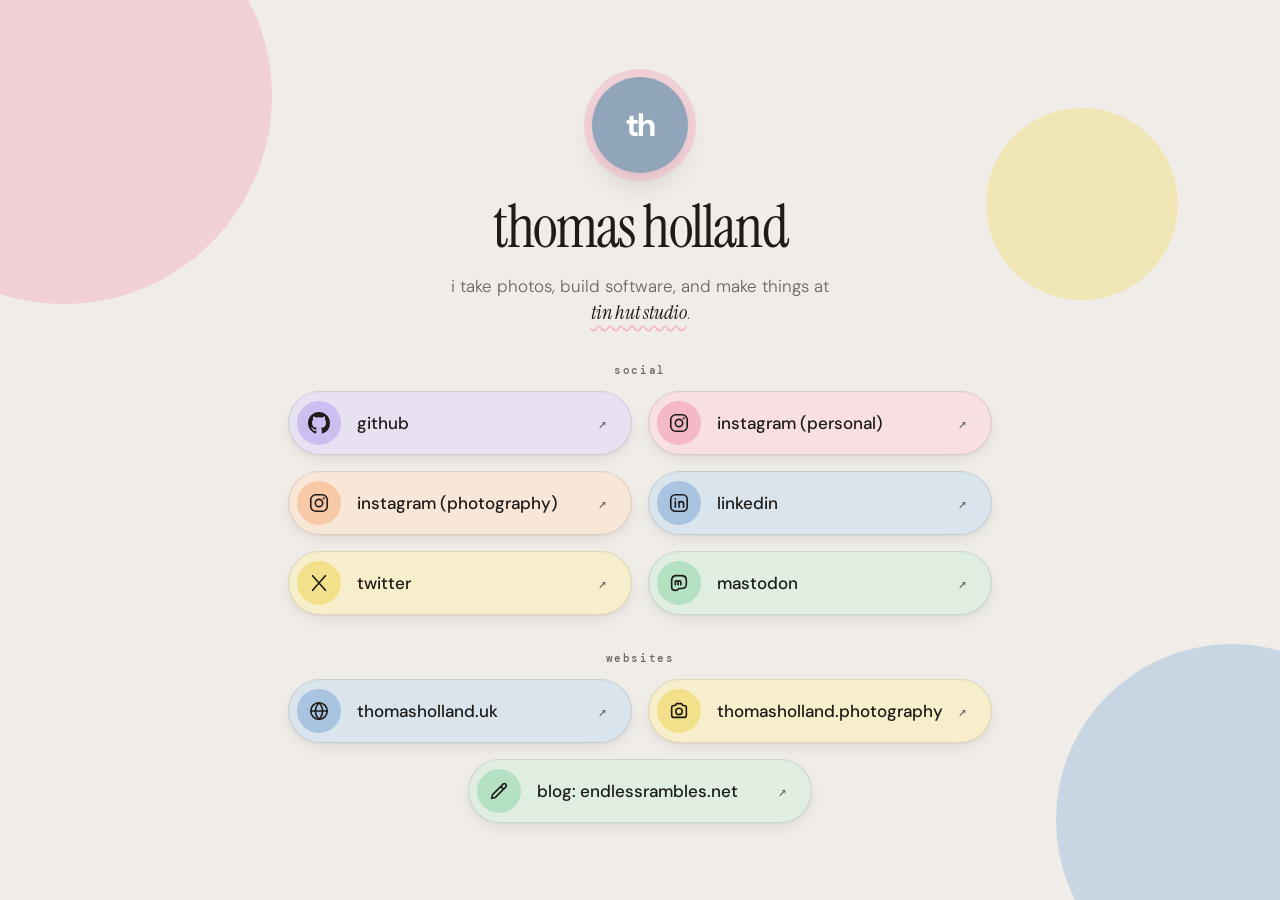
<file: index.html>
<!DOCTYPE html>
<html lang="en-GB">
<head>
<meta charset="utf-8">
<meta name="viewport" content="width=device-width, initial-scale=1">
<title>Thomas Holland: Links</title>
<meta name="description" content="Links for Thomas Holland: photography, software and Tin Hut Studio.">
<link rel="canonical" href="https://thomasholland.link/">
<meta name="theme-color" content="#f0ede8" media="(prefers-color-scheme: light)">
<meta name="theme-color" content="#111110" media="(prefers-color-scheme: dark)">
<link rel="icon" href="/favicon.ico" sizes="48x48">
<link rel="icon" type="image/svg+xml" href="/favicon.svg">
<link rel="apple-touch-icon" href="/apple-touch-icon.png">
<link rel="manifest" href="/site.webmanifest">
<meta property="og:site_name" content="Thomas Holland">
<meta property="og:type" content="website">
<meta property="og:title" content="Thomas Holland: Links">
<meta property="og:description" content="Photography, software and Tin Hut Studio.">
<meta property="og:url" content="https://thomasholland.link/">
<meta property="og:image" content="https://thomasholland.link/og.png">
<meta property="og:image:width" content="1200">
<meta property="og:image:height" content="630">
<meta property="og:image:alt" content="Thomas Holland. Links to GitHub, Instagram, LinkedIn, X and Mastodon.">
<meta name="twitter:card" content="summary_large_image">
<meta name="twitter:title" content="Thomas Holland: Links">
<meta name="twitter:description" content="Photography, software and Tin Hut Studio.">
<meta name="twitter:image" content="https://thomasholland.link/og.png">
<meta name="twitter:image:alt" content="Thomas Holland. Links to GitHub, Instagram, LinkedIn, X and Mastodon.">
<link rel="preload" href="/fonts/instrument-serif-regular.woff2" as="font" type="font/woff2" crossorigin>
<link rel="stylesheet" href="/style.css">
</head>
<body>
<div class="blobs" aria-hidden="true"></div>
<main>
  <div class="avatar" aria-hidden="true">TH</div>
  <h1>Thomas Holland</h1>
  <p class="intro">I take photos, build software, and make things at <em>Tin Hut Studio</em>.</p>
  <nav aria-labelledby="social-heading">
    <h2 id="social-heading">Social</h2>
    <ul class="links">
      <li>
        <a class="link" href="https://github.com/0thomasholland">
          <span class="icon"><svg viewBox="0 0 16 16" aria-hidden="true"><path class="fill" d="M8 0C3.58 0 0 3.58 0 8c0 3.54 2.29 6.53 5.47 7.59.4.07.55-.17.55-.38 0-.19-.01-.82-.01-1.49-2.01.37-2.53-.49-2.69-.94-.09-.23-.48-.94-.82-1.13-.28-.15-.68-.52-.01-.53.63-.01 1.08.58 1.23.82.72 1.21 1.87.87 2.33.66.07-.52.28-.87.51-1.07-1.78-.2-3.64-.89-3.64-3.95 0-.87.31-1.59.82-2.15-.08-.2-.36-1.02.08-2.12 0 0 .67-.21 2.2.82.64-.18 1.32-.27 2-.27.68 0 1.36.09 2 .27 1.53-1.04 2.2-.82 2.2-.82.44 1.1.16 1.92.08 2.12.51.56.82 1.27.82 2.15 0 3.07-1.87 3.75-3.65 3.95.29.25.54.73.54 1.48 0 1.07-.01 1.93-.01 2.2 0 .21.15.46.55.38A8.013 8.013 0 0016 8c0-4.42-3.58-8-8-8z"/></svg></span>
          <span class="label">GitHub</span><span class="arrow" aria-hidden="true">↗</span>
        </a>
      </li>
      <li>
        <a class="link" href="https://www.instagram.com/0thomasholland">
          <span class="icon"><svg viewBox="0 0 24 24" aria-hidden="true"><rect x="3" y="3" width="18" height="18" rx="5.5"/><circle cx="12" cy="12" r="4"/><circle class="fill" cx="17.2" cy="6.8" r="1.1"/></svg></span>
          <span class="label">Instagram (personal)</span><span class="arrow" aria-hidden="true">↗</span>
        </a>
      </li>
      <li>
        <a class="link" href="https://www.instagram.com/0th.photo">
          <span class="icon"><svg viewBox="0 0 24 24" aria-hidden="true"><rect x="3" y="3" width="18" height="18" rx="5.5"/><circle cx="12" cy="12" r="4"/><circle class="fill" cx="17.2" cy="6.8" r="1.1"/></svg></span>
          <span class="label">Instagram (photography)</span><span class="arrow" aria-hidden="true">↗</span>
        </a>
      </li>
      <li>
        <a class="link" href="https://www.linkedin.com/in/0thomasholland">
          <span class="icon"><svg viewBox="0 0 24 24" aria-hidden="true"><rect x="3" y="3" width="18" height="18" rx="5"/><path d="M8 10.5v6M12 16.5v-6M12 13c0-1.7 1-2.5 2.3-2.5S17 11.3 17 13v3.5"/><circle class="fill" cx="8" cy="7.6" r="1"/></svg></span>
          <span class="label">LinkedIn</span><span class="arrow" aria-hidden="true">↗</span>
        </a>
      </li>
      <li>
        <a class="link" href="https://x.com/0thomasholland">
          <span class="icon"><svg viewBox="0 0 24 24" aria-hidden="true"><path d="M5 4l14 16M19 4L5 20"/></svg></span>
          <span class="label">Twitter</span><span class="arrow" aria-hidden="true">↗</span>
        </a>
      </li>
      <li>
        <a class="link" rel="me" href="https://mastodon.social/@0thomasholland">
          <span class="icon"><svg viewBox="0 0 24 24" aria-hidden="true"><path d="M7 20c-1.500-.3-3-1.200-3-3.500V9c0-3.300 2.300-5 5.500-5h5C17.700 4 20 5.700 20 9v4c0 3.300-2.300 5-5.500 5H12c-.5 1.500-2.500 2.300-5 2z"/><path d="M8 14v-4M8 11c0-1.700 3-1.700 3 0v3M11 11c0-1.700 3-1.700 3 0v3"/></svg></span>
          <span class="label">Mastodon</span><span class="arrow" aria-hidden="true">↗</span>
        </a>
      </li>
    </ul>
  </nav>
  <nav aria-labelledby="websites-heading">
    <h2 id="websites-heading">Websites</h2>
    <ul class="links sites">
      <li>
        <a class="link" href="https://thomasholland.uk">
          <span class="icon"><svg viewBox="0 0 24 24" aria-hidden="true"><circle cx="12" cy="12" r="9"/><path d="M3 12h18M12 3c2.600 2.500 3.800 5.500 3.800 9S14.600 18.500 12 21c-2.600-2.500-3.800-5.500-3.800-9S9.400 5.500 12 3z"/></svg></span>
          <span class="label">thomasholland.uk</span><span class="arrow" aria-hidden="true">↗</span>
        </a>
      </li>
      <li>
        <a class="link" href="https://thomasholland.photography">
          <span class="icon"><svg viewBox="0 0 24 24" aria-hidden="true"><path d="M4 8.500A2.500 2.500 0 016.500 6H8l1.200-2h5.600L16 6h1.500A2.500 2.500 0 0120 8.500v8a2.500 2.500 0 01-2.500 2.500h-11A2.500 2.500 0 014 16.500z"/><circle cx="12" cy="12.500" r="3.500"/></svg></span>
          <span class="label">thomasholland.photography</span><span class="arrow" aria-hidden="true">↗</span>
        </a>
      </li>
      <li>
        <a class="link" href="https://endlessrambles.net">
          <span class="icon"><svg viewBox="0 0 24 24" aria-hidden="true"><path d="M4 20l1-4L16.500 4.500a2 2 0 012.800 0l.2.2a2 2 0 010 2.800L8 19zM14 7l3 3"/></svg></span>
          <span class="label">blog: endlessrambles.net</span><span class="arrow" aria-hidden="true">↗</span>
        </a>
      </li>
    </ul>
  </nav>
</main>
</body>
</html>
</file>
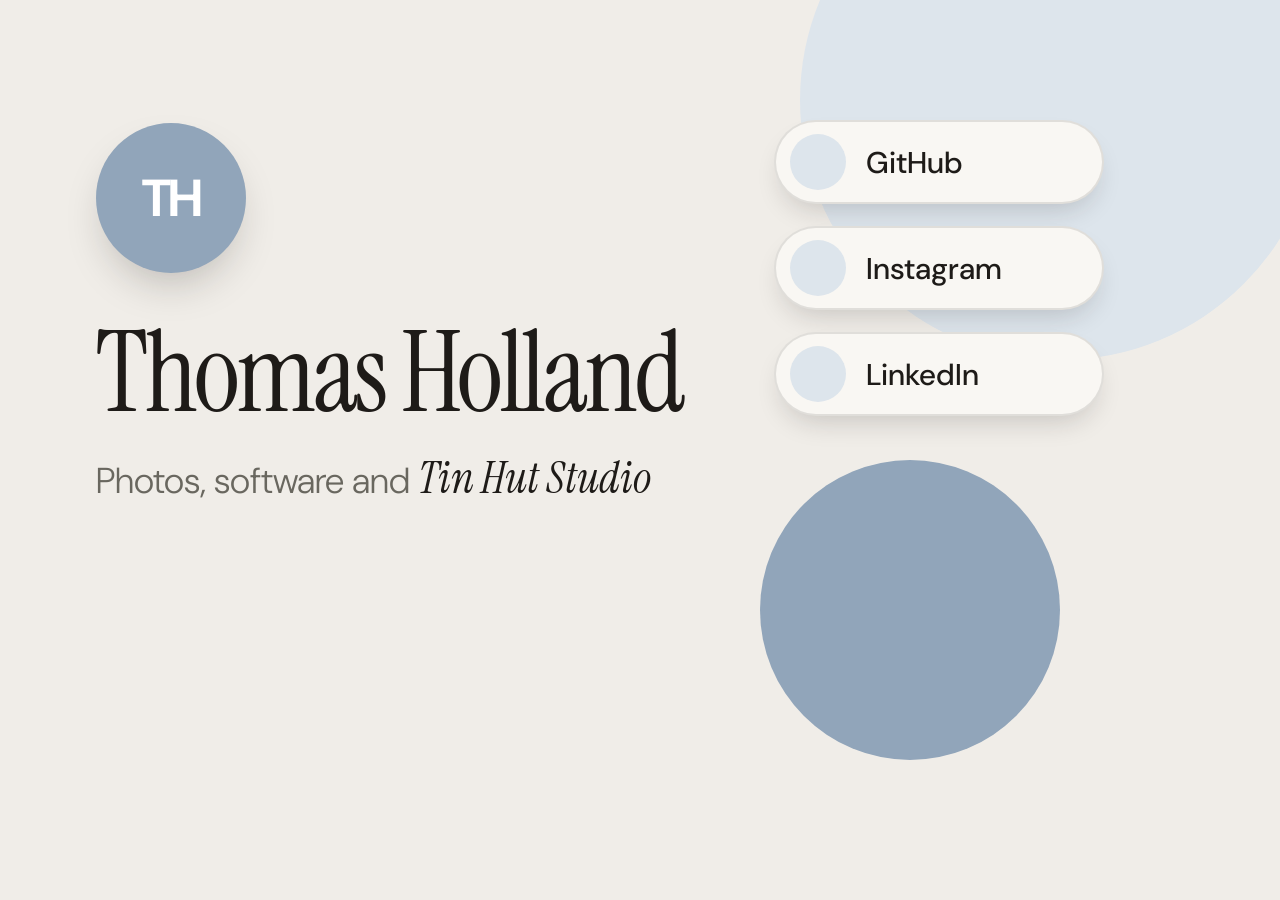
<file: assets/og.html>
<!DOCTYPE html>
<html lang="en-GB"><head><meta charset="utf-8"><title>OG image</title>
<style>
@font-face{font-family:"DM Sans";font-weight:100 1000;src:url(../fonts/dm-sans-variable.woff2)}
@font-face{font-family:"Instrument Serif";src:url(../fonts/instrument-serif-regular.woff2)}
@font-face{font-family:"Instrument Serif";font-style:italic;src:url(../fonts/instrument-serif-italic.woff2)}
*{box-sizing:border-box}
body{margin:0;width:1200px;height:630px;background:#f0ede8;color:#1e1b18;font-family:"DM Sans",sans-serif;position:relative;overflow:hidden}
.blob{position:absolute;border-radius:50%}
.b1{width:520px;height:520px;right:-120px;top:-160px;background:#dde5ec}
.b2{width:300px;height:300px;right:140px;bottom:-130px;background:#91a5ba}
.wrap{position:absolute;left:96px;top:0;bottom:0;display:flex;flex-direction:column;justify-content:center}
.av{width:150px;height:150px;border-radius:50%;background:#91a5ba;color:#fff;display:grid;place-items:center;font:700 52px "DM Sans";letter-spacing:-.06em;box-shadow:0 20px 40px -12px #1e1b1840}
h1{font:400 112px/1 "Instrument Serif";letter-spacing:-.03em;margin:44px 0 20px}
p{margin:0;font-size:36px;font-weight:300;color:#69675f}
p em{font:italic 400 44px "Instrument Serif";color:#1e1b18}
.pills{position:absolute;right:96px;top:120px;display:flex;flex-direction:column;gap:22px;width:330px}
.pill{height:84px;border-radius:999px;background:#f9f7f3;border:2px solid #0000001a;box-shadow:0 14px 28px -10px #1e1b1833;display:flex;align-items:center;gap:20px;padding:0 14px;font-size:30px;font-weight:500}
.pill i{width:56px;height:56px;border-radius:50%;background:#dde5ec}
.icon{width:180px;height:180px;border-radius:50%;background:#91a5ba;color:#fff;display:grid;place-items:center;font:700 64px "DM Sans";letter-spacing:-.06em}
</style></head><body>
<div class="blob b1"></div><div class="blob b2"></div>
<div class="wrap"><div class="av">TH</div><h1>Thomas Holland</h1><p>Photos, software and <em>Tin Hut Studio</em></p></div>
<div class="pills"><div class="pill"><i></i>GitHub</div><div class="pill"><i></i>Instagram</div><div class="pill"><i></i>LinkedIn</div></div>
</body></html>
</file>
<file: style.css>
@font-face{font-family:"DM Sans";font-style:normal;font-weight:100 1000;font-display:swap;src:url(fonts/dm-sans-variable.woff2) format("woff2")}
@font-face{font-family:"DM Mono";font-style:normal;font-weight:500;font-display:swap;src:url(fonts/dm-mono-medium.woff2) format("woff2")}
@font-face{font-family:"Instrument Serif";font-style:normal;font-weight:400;font-display:swap;src:url(fonts/instrument-serif-regular.woff2) format("woff2")}
@font-face{font-family:"Instrument Serif";font-style:italic;font-weight:400;font-display:swap;src:url(fonts/instrument-serif-italic.woff2) format("woff2")}

:root{
  --bg:#f0ede8;
  --card:#f9f7f3;
  --text:#1e1b18;
  --text-muted:#69675f;
  --accent:#91a5ba;
  --accent-soft:#dde5ec;
  --border:#0000001a;
  --shadow:0 1px 2px #1e1b180d,0 6px 16px -4px #1e1b181a;
  --shadow-lift:0 2px 4px #1e1b180d,0 14px 28px -6px #1e1b1829;
  --bounce:cubic-bezier(.34,1.56,.64,1);
  --tint:38%;
  --blob-a:#f4b8c8;
  --blob-b:#a8c4e0;
  --blob-c:#f3e08a;
  --blob-opacity:.55;
  color-scheme:light dark;
}
@media (prefers-color-scheme:dark){
  :root{
    --bg:#111110;
    --card:#1a1918;
    --text:#eceae4;
    --text-muted:#a09e94;
    --accent-soft:#2a3440;
    --border:#ffffff1c;
    --shadow:0 1px 2px #0006,0 6px 16px -4px #0008;
    --shadow-lift:0 2px 4px #0006,0 14px 28px -6px #000a;
    --tint:20%;
    --blob-opacity:.16;
  }
}

*,:before,:after{box-sizing:border-box}
html{background:var(--bg);color:var(--text);font-family:"DM Sans",system-ui,sans-serif;font-size:16px;text-rendering:optimizeLegibility;-webkit-text-size-adjust:100%}
body{text-transform:lowercase;position:relative;overflow-x:clip;margin:0;min-height:100vh;min-height:100dvh;display:grid;place-items:center;padding:clamp(1.5rem,6vw,3rem) 1.25rem}
::selection{background:var(--text);color:var(--bg)}

body:before,body:after,.blobs{content:"";position:fixed;z-index:-1;border-radius:50%;pointer-events:none;opacity:var(--blob-opacity)}
body:before{width:26rem;height:26rem;left:-9rem;top:-7rem;background:var(--blob-a);animation:drift 14s ease-in-out infinite}
body:after{width:22rem;height:22rem;right:-8rem;bottom:-6rem;background:var(--blob-b);animation:drift 17s ease-in-out infinite reverse}
.blobs{width:12rem;height:12rem;right:8%;top:12%;background:var(--blob-c);animation:drift 11s ease-in-out infinite}

main{width:100%;max-width:26rem;text-align:center}

.avatar{
  display:grid;place-items:center;width:6rem;height:6rem;margin:0 auto 1.5rem;
  border-radius:50%;background:var(--accent);color:#fff;
  font:700 2rem/1 "DM Sans",system-ui,sans-serif;letter-spacing:-.06em;
  box-shadow:0 0 0 .5rem color-mix(in srgb,var(--blob-a) 55%,transparent),var(--shadow-lift);
  animation:bob 3.6s ease-in-out infinite;
}
h1{margin:0;font:400 clamp(2.75rem,12vw,3.75rem)/1 "Instrument Serif",Georgia,serif;letter-spacing:-.03em}
.intro{margin:1rem auto 2.25rem;max-width:22rem;color:var(--text-muted);font-size:1.0625rem;font-weight:300;line-height:1.6}
.intro em{white-space:nowrap;text-decoration:underline wavy var(--blob-a) 2px;text-underline-offset:.28em;font:italic 400 1.2em/1 "Instrument Serif",Georgia,serif;color:var(--text)}

h2{margin:2.25rem 0 .875rem;font:500 .7rem "DM Mono",ui-monospace,monospace;letter-spacing:.14em;color:var(--text-muted)}
nav:first-of-type h2{margin-top:0}
.links{margin:0;padding:0;list-style:none;display:grid;gap:.875rem}
.links li{animation:pop .6s var(--bounce) both}
.links li:nth-child(1){animation-delay:.05s}
.links li:nth-child(2){animation-delay:.12s}
.links li:nth-child(3){animation-delay:.19s}
.links li:nth-child(4){animation-delay:.26s}
.links li:nth-child(5){animation-delay:.33s}
.links li:nth-child(6){animation-delay:.4s}

.links li:nth-child(1){--c:#cdbdf0}
.links li:nth-child(2){--c:#f4b8c8}
.links li:nth-child(3){--c:#f7c9a6}
.links li:nth-child(4){--c:#a8c4e0}
.links li:nth-child(5){--c:#f3e08a}
.links li:nth-child(6){--c:#b4e0c4}
.links.sites li:nth-child(1){--c:#a8c4e0}
.links.sites li:nth-child(2){--c:#f3e08a}
.links.sites li:nth-child(3){--c:#b4e0c4}

.link{
  display:flex;align-items:center;gap:1rem;min-height:3.75rem;padding:.5rem 1.5rem .5rem .5rem;
  border:1px solid var(--border);border-radius:999px;background:color-mix(in srgb,var(--c,var(--accent)) var(--tint),var(--card));color:var(--text);
  box-shadow:var(--shadow);text-decoration:none;font-size:1.0625rem;font-weight:500;text-align:left;
  transition:transform .35s var(--bounce),box-shadow .25s,background-color .25s;
}
.link .icon{
  display:grid;place-items:center;flex:none;width:2.75rem;height:2.75rem;border-radius:50%;
  background:var(--c,var(--accent-soft));color:#1e1b18;transition:transform .35s var(--bounce);
}
.link svg{width:1.375rem;height:1.375rem;fill:none;stroke:currentColor;stroke-width:1.75;stroke-linecap:round;stroke-linejoin:round}
.link svg .fill{fill:currentColor;stroke:none}
.link .label{flex:1;min-width:0}
.link .arrow{font:500 .9rem "DM Mono",ui-monospace,monospace;color:var(--text-muted);transition:transform .35s var(--bounce)}

a.link:hover{animation:jelly .7s both;box-shadow:var(--shadow-lift)}
a.link:hover .icon{transform:rotate(-10deg) scale(1.12)}
a.link:hover .arrow{transform:translate(2px,-2px)}
a.link:active{animation:none;transform:scale(1.03,.88);box-shadow:var(--shadow);transition-duration:.1s}
a.link:focus-visible{outline:3px solid var(--text);outline-offset:3px}


@keyframes bob{
  0%,100%{transform:translateY(0) scale(1.04,.96)}
  45%{transform:translateY(-10px) rotate(-4deg) scale(.97,1.03)}
  60%{transform:translateY(-10px) rotate(-4deg) scale(.97,1.03)}
}
@keyframes jelly{
  0%{transform:scale(1)}
  25%{transform:translateY(-3px) scale(1.07,.94)}
  50%{transform:translateY(-4px) scale(.96,1.05)}
  75%{transform:translateY(-3px) scale(1.03,.98)}
  100%{transform:translateY(-3px) scale(1.04)}
}
@keyframes drift{50%{transform:translate(2.5rem,1.5rem) scale(1.08)}}
@keyframes pop{from{opacity:0;transform:translateY(18px) scale(.94)}}

@media (min-width:700px){
  main{max-width:44rem}
  .intro{max-width:30rem}
  .links{grid-template-columns:repeat(2,minmax(0,1fr));gap:1rem}
  .links li:last-child:nth-child(odd){grid-column:1/-1;justify-self:center;width:calc(50% - .5rem)}
  .link{min-height:4rem;font-size:1.0625rem}
}
@media (min-width:700px) and (max-width:899px){.link{gap:.75rem;padding-right:1rem;font-size:1rem}}
@media (max-width:420px){.link .label{font-size:1rem;overflow-wrap:anywhere}}
@media (prefers-reduced-motion:reduce){
  *,:before,:after{animation:none!important;transition:none!important}
}
</file>
